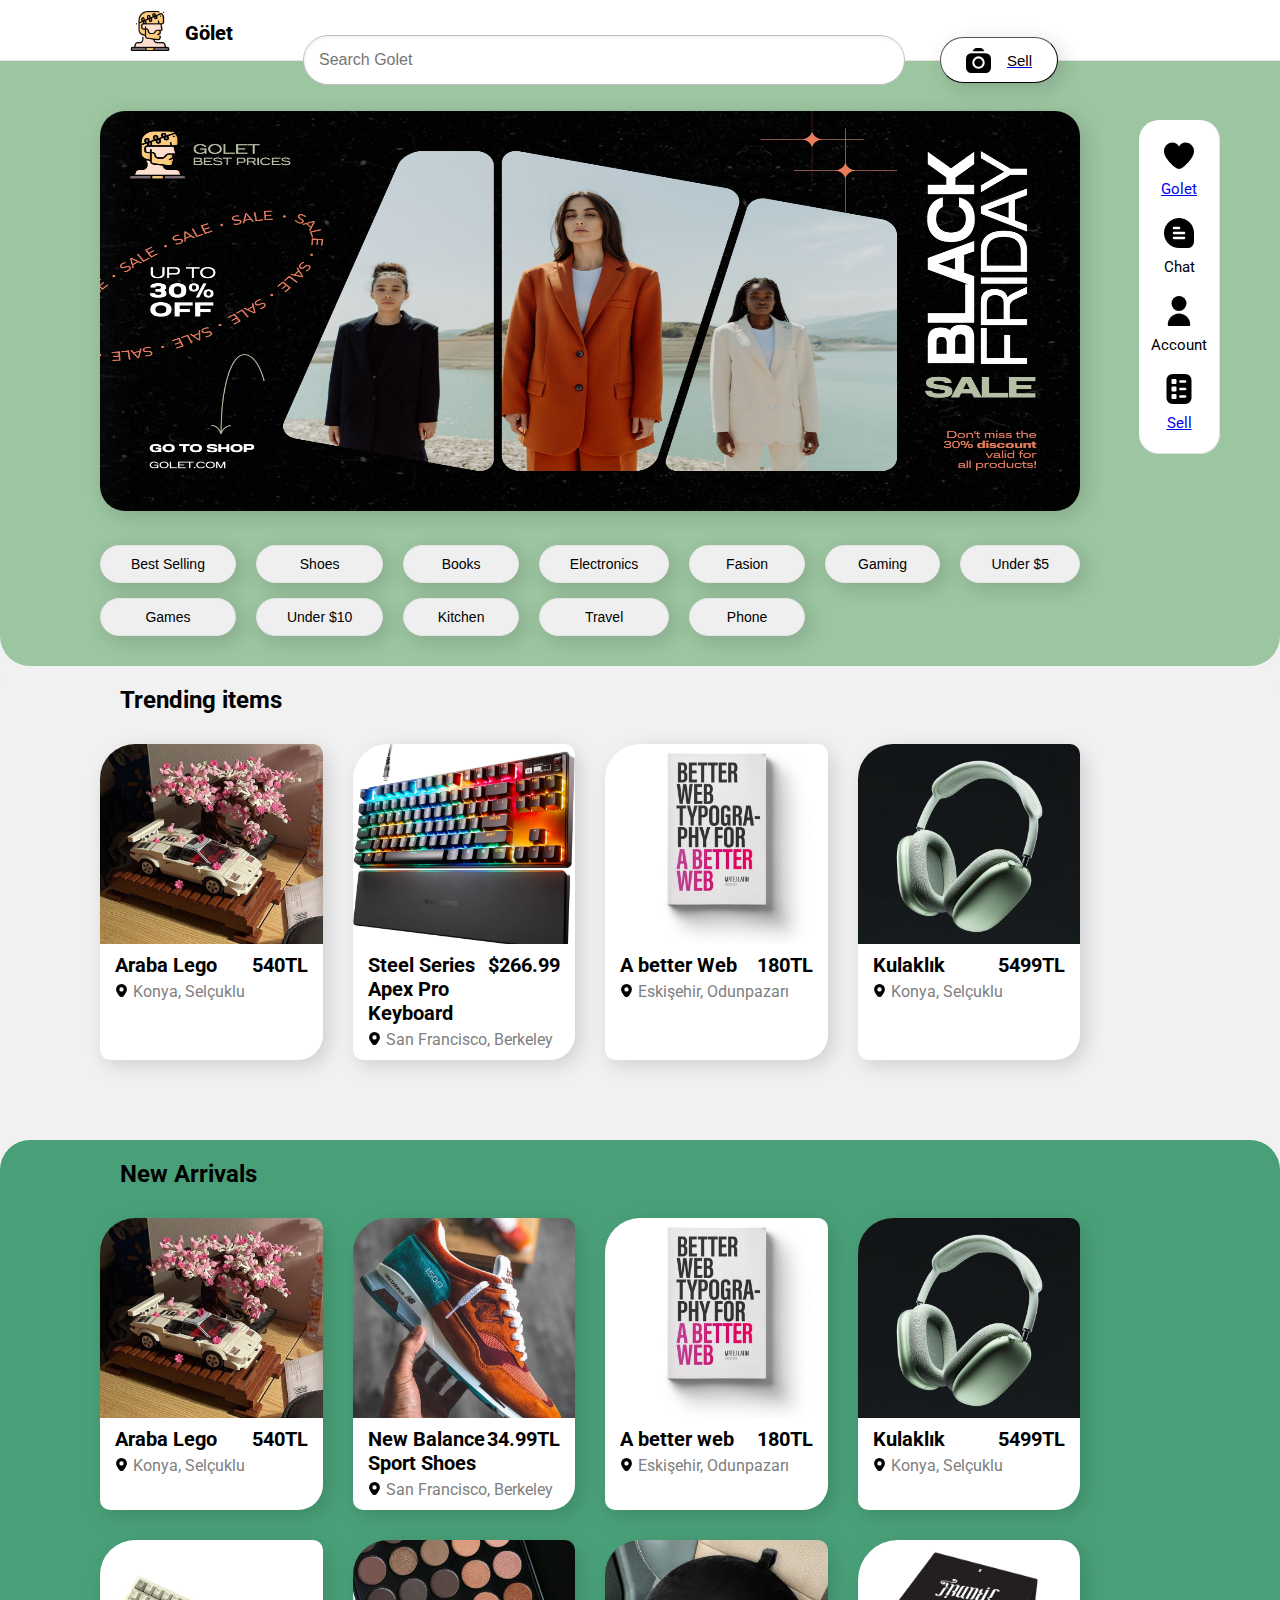
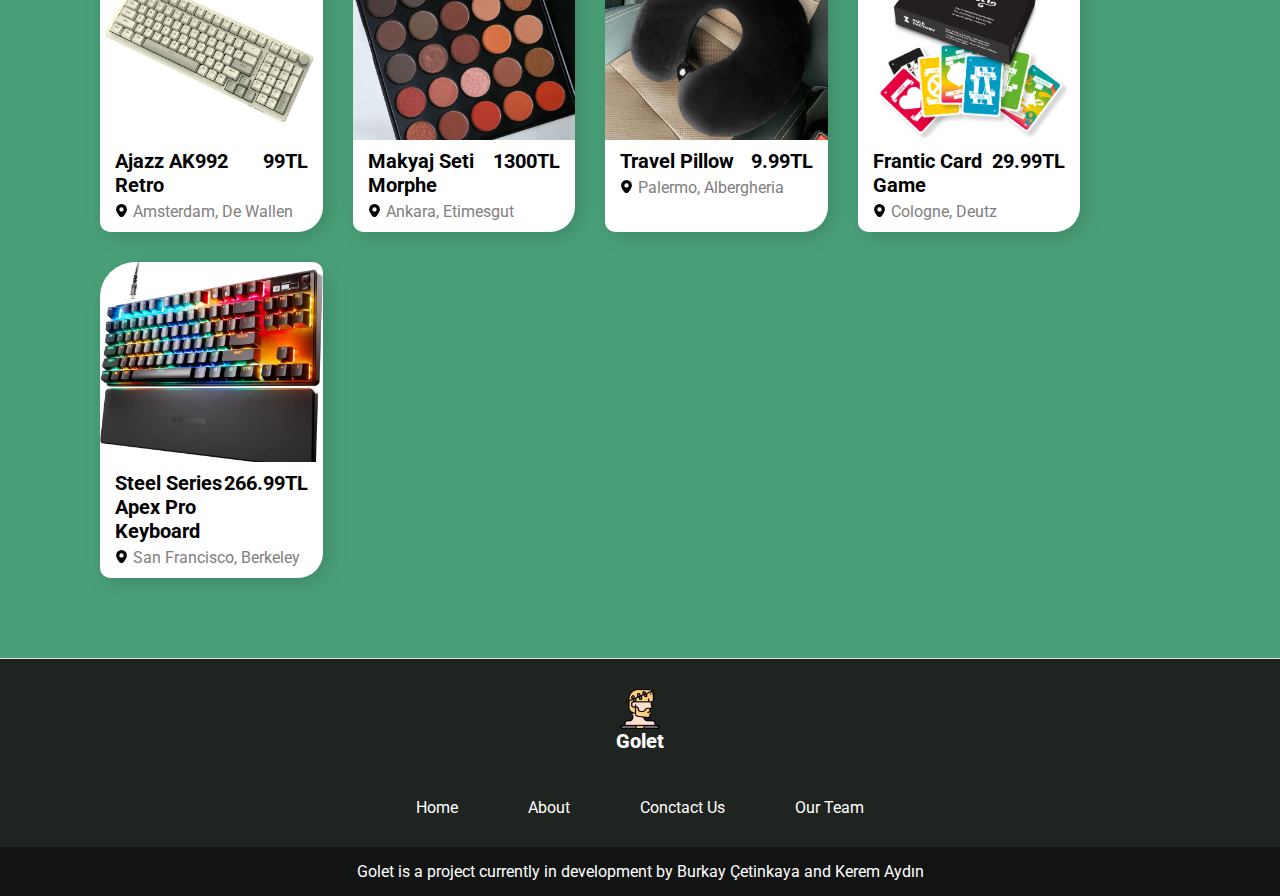
<file: index.html>
<!DOCTYPE html>
<html>
  <head>
    <title>Golet-Proje</title>
    <link rel="icon" href="visuals/icons/sculpture.png" type="image/x-icon"/>
    <link rel="stylesheet" href="styles/general.css">
    <link rel="stylesheet" href="styles/listings.css">
    <link rel="stylesheet" href="styles/header.css">
    <link rel="stylesheet" href="styles/sidebar.css">
    <link rel="stylesheet" href="styles/footer.css">

    <link rel="preconnect" href="https://fonts.googleapis.com">
    <link rel="preconnect" href="https://fonts.gstatic.com" crossorigin>
    <link href="https://fonts.googleapis.com/css2?family=Roboto:ital,wght@0,100;0,300;0,400;0,500;0,700;0,900;1,100;1,300;1,400;1,500;1,700;1,900&display=swap" rel="stylesheet">
  </head>
  <body>
    <header class="header">
      <div class="left-section">
        <div>
          <img class="golet-logo" src="visuals/icons/sculpture.png">
        </div>
        <a href="index.html" class="golet-text">Gölet</a>
      </div>
      <div class="middle-section">
        <input class="search-bar" type="text" placeholder="Search Golet">
      </div>
      <div class="right-section">
        <a href="deneme.html">
          <button class="sell-button">
            <img class="sell-icon" src="visuals/icons/camera.svg">
            <div class="sell-button-text">Sell</div>
          </button>
        </a>
      </div>
    </header>

    <nav class="sidebar">
      <a href="index.html">
        <div class="side-buttons">
          <img class="icon" src="visuals/icons/heart.svg">
          <div>Golet</div>
        </div>
      </a>
      <a href="chat.html" class="link-buttons">
        <div class="side-buttons">
          <img class="icon" src="visuals/icons/comment-black.svg">
          <div>Chat</div>
        </div>
      </a>
        
      <div class="side-buttons">
        <img class="icon" src="visuals/icons/user.svg">
        <div>Account</div>
      </div>
      <a href="enter-product.html">
        <div class="side-buttons">
          <img class="icon" src="visuals/icons/ballot.svg">
          <div>Sell</div>
        </div>
      </a>

    </nav>

    <main>
      <div class="main-campaign">
        <img class="main-campaign-image" src="visuals/backgrounds/campaign4.jpg">
      </div>
      <div class="categories">
        <button class="category-button">Best Selling</button>
        <button class="category-button">Shoes</button>
        <button class="category-button">Books</button>
        <button class="category-button">Electronics</button>
        <button class="category-button">Fasion</button>
        <button class="category-button">Gaming</button>
        <button class="category-button">Under $5</button>
        <button class="category-button">Games</button>
        <button class="category-button">Under $10</button>
        <button class="category-button">Kitchen</button>
        <button class="category-button">Travel</button>
        <button class="category-button">Phone</button>
      </div>
      <div class="listing-section1">
      <p class="listing-grid-title">Trending items</p>
      <div class="listing-grid">
        <div class="listing">
          <div>
            <img class="product-picture" src="visuals/product-pictures/product-picture1.jpg">
          </div>
          <div class="listing-text">
            <div class="listing-title-price">
              <div>
                <p class="listing-title">Araba Lego</p>
              </div>
              <div>
                <p class="listing-price">540TL</p>
              </div>
            </div>
            <div class="listing-location-container">
              <div>
                <img class="marker-icon" src="visuals/icons/marker.svg">
              </div>
              <div>
                <p class="listing-location">Konya, Selçuklu</p>
              </div>
            </div>
          </div>
        </div>

          <a href="deneme.html" class="listing">
            <div>
              <img class="product-picture" src="visuals/product-pictures/product-picture9.jpg">
            </div>
            <div class="listing-text">
              <div class="listing-title-price">
                <div>
                  <p class="listing-title">Steel Series Apex Pro Keyboard</p>
                </div>
                <div>
                  <p class="listing-price">$266.99</p>
                </div>
              </div>
              <div class="listing-location-container">
                <div>
                  <img class="marker-icon" src="visuals/icons/marker.svg">
                </div>
                <div>
                  <p class="listing-location">San Francisco, Berkeley</p>
                </div>
              </div>
            </div>
          </a>

          <div class="listing">
            <div>
              <img class="product-picture" src="visuals/product-pictures/product-picture3.jpg">
            </div>
            <div class="listing-text">
              <div class="listing-title-price">
                <div>
                  <p class="listing-title">A better Web</p>
                </div>
                <div>
                  <p class="listing-price">180TL</p>
                </div>
              </div>
              <div class="listing-location-container">
                <div>
                  <img class="marker-icon" src="visuals/icons/marker.svg">
                </div>
                <div>
                  <p class="listing-location">Eskişehir, Odunpazarı</p>
                </div>
              </div>
            </div>
          </div>

          <div class="listing">
            <div>
              <img class="product-picture" src="visuals/product-pictures/product-picture4.jpg">
            </div>
            <div class="listing-text">
              <div class="listing-title-price">
                <div>
                  <p class="listing-title">Kulaklık</p>
                </div>
                <div>
                  <p class="listing-price">5499TL</p>
                </div>
              </div>
              <div class="listing-location-container">
                <div>
                  <img class="marker-icon" src="visuals/icons/marker.svg">
                </div>
                <div>
                  <p class="listing-location">Konya, Selçuklu</p>
                </div>
              </div>
            </div>
          </div>
        </div>
      </div>

      <div class="listing-section2">
        <p class="listing-grid-title">New Arrivals</p>
        <div class="listing-grid js-listing-grid">
        </div>
      </div>
    </main>

    <footer>
      <div>
        <img class="golet-logo-footer" src="visuals/icons/sculpture.png">
        <div class="golet-text-footer">Golet</div>
      </div>
      <div class="footer-buttons">
        <div class="footer-button">Home</div>
        <div class="footer-button">About</div>
        <div class="footer-button">Conctact Us</div>
        <div class="footer-button">Our Team</div>
      </div>
      <div class="project-info">
        Golet is a project currently in development by Burkay Çetinkaya and Kerem Aydın
      </div>
    </footer>

    <script src="data/products.js"></script>
    <script src="scripts/golet.js"></script>
  </body>
</html>
</file>
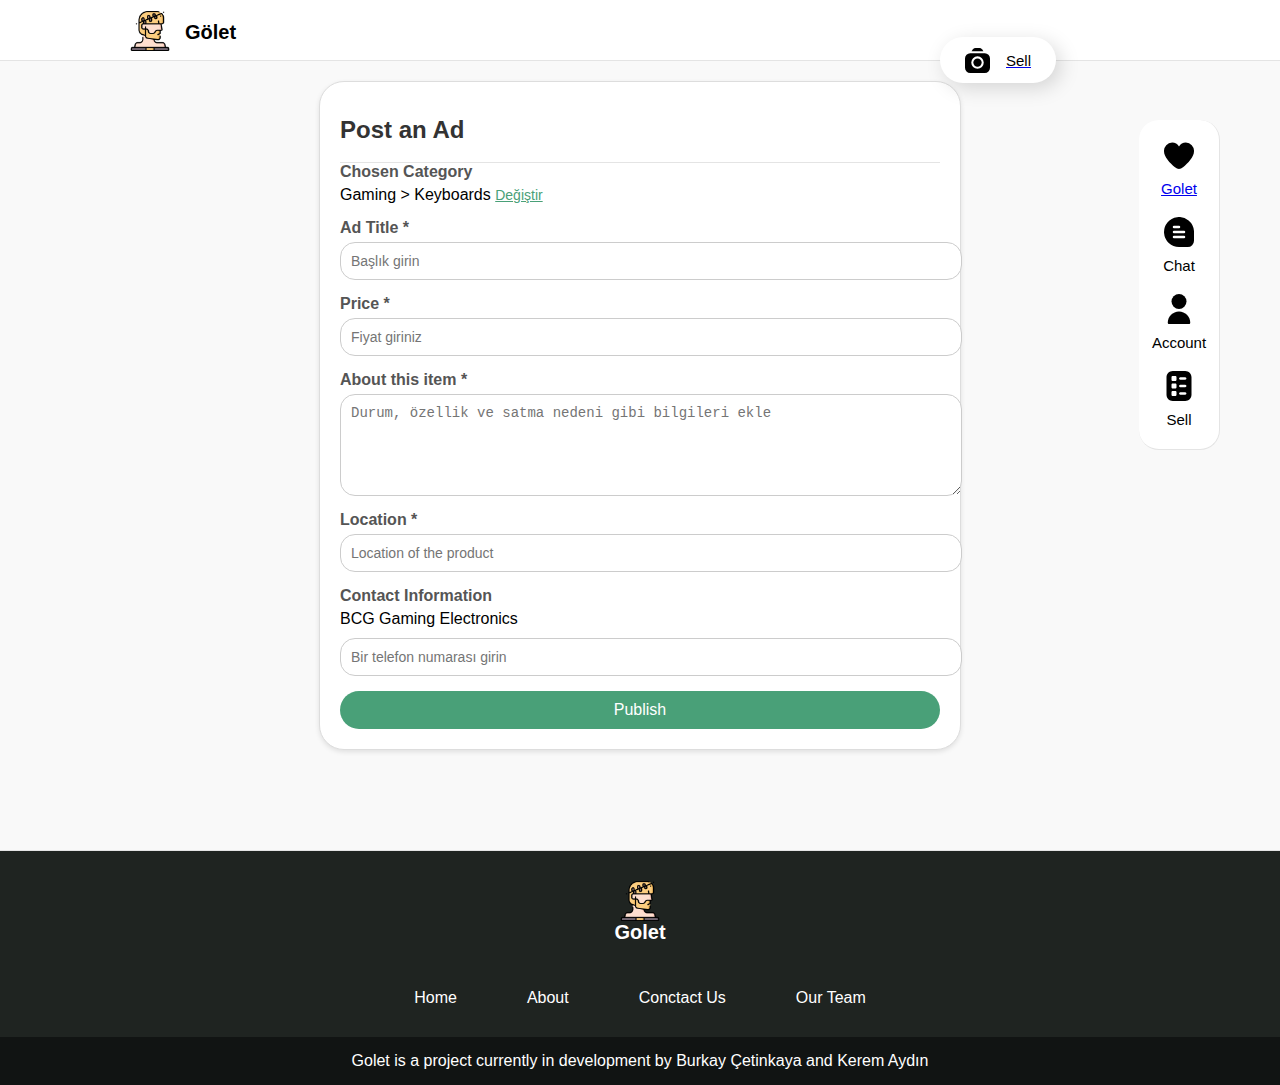
<file: enter-product.html>
<!DOCTYPE html>
<html lang="en">
<head>
    <meta charset="UTF-8">
    <meta name="viewport" content="width=device-width, initial-scale=1.0">
    <title>İlan Ver</title>
    <link rel="stylesheet" href="styles/enter-product.css">
    <link rel="stylesheet" href="styles/header.css">
    <link rel="stylesheet" href="styles/sidebar.css">
    <link rel="stylesheet" href="styles/footer.css">
</head>
<body>
  <header class="header">
    <div class="left-section">
      <div>
        <img class="golet-logo" src="visuals/icons/sculpture.png">
      </div>
      <a href="index.html" class="golet-text">Gölet</a>
    </div>
    <div class="middle-section">
    </div>
    <div class="right-section">
      <a href="deneme.html">
        <button class="sell-button">
          <img class="sell-icon" src="visuals/icons/camera.svg">
          <div class="sell-button-text">Sell</div>
        </button>
      </a>
    </div>
  </header>

  <nav class="sidebar">
    <a href="index.html">
      <div class="side-buttons">
        <img class="icon" src="visuals/icons/heart.svg">
        <div>Golet</div>
      </div>
    </a>
    
    <a href="chat.html" class="link-buttons">
      <div class="side-buttons">
        <img class="icon" src="visuals/icons/comment-black.svg">
        <div>Chat</div>
      </div>
    </a>
      
    <div class="side-buttons">
      <img class="icon" src="visuals/icons/user.svg">
      <div>Account</div>
    </div>

    <div class="side-buttons">
      <img class="icon" src="visuals/icons/ballot.svg">
      <div>Sell</div>
    </div>

  </nav>
    <div class="container">
        <header class="header">
            <h1>Post an Ad</h1>
        </header>
        <form class="form">
            <div class="form-group">
                <label for="category">Chosen Category</label>
                <div class="category-selector">
                    <span>Gaming > Keyboards</span>
                    <button class="change-btn">Değiştir</button>
                </div>
            </div>

            <div class="form-group">
                <label for="title">Ad Title *</label>
                <input type="text" id="title" placeholder="Başlık girin" maxlength="70">
            </div>

            <div class="form-group">
                <label for="price">Price *</label>
                <input type="text" id="price" placeholder="Fiyat giriniz" maxlength="10">
            </div>

            <div class="form-group">
                <label for="description">About this item *</label>
                <textarea id="description" placeholder="Durum, özellik ve satma nedeni gibi bilgileri ekle" maxlength="1450"></textarea>
            </div>

            <div class="form-group">
                <label for="location">Location *</label>
                <input type="text" id="title" placeholder="Location of the product" maxlength="300">
            </div>

            <div class="form-group">
                <label for="contact">Contact Information</label>
                <div class="contact-info">
                    <span>BCG Gaming Electronics</span>
                    <input type="text" id="phone" placeholder="Bir telefon numarası girin">
                </div>
            </div>

            <button class="submit-btn">Publish</button>
        </form>
    </div>

    <footer>
      <div>
        <img class="golet-logo-footer" src="visuals/icons/sculpture.png">
        <div class="golet-text-footer">Golet</div>
      </div>
      <div class="footer-buttons">
        <div class="footer-button">Home</div>
        <div class="footer-button">About</div>
        <div class="footer-button">Conctact Us</div>
        <div class="footer-button">Our Team</div>
      </div>
      <div class="project-info">
        Golet is a project currently in development by Burkay Çetinkaya and Kerem Aydın
      </div>
    </footer>
</body>
</html>
</file>
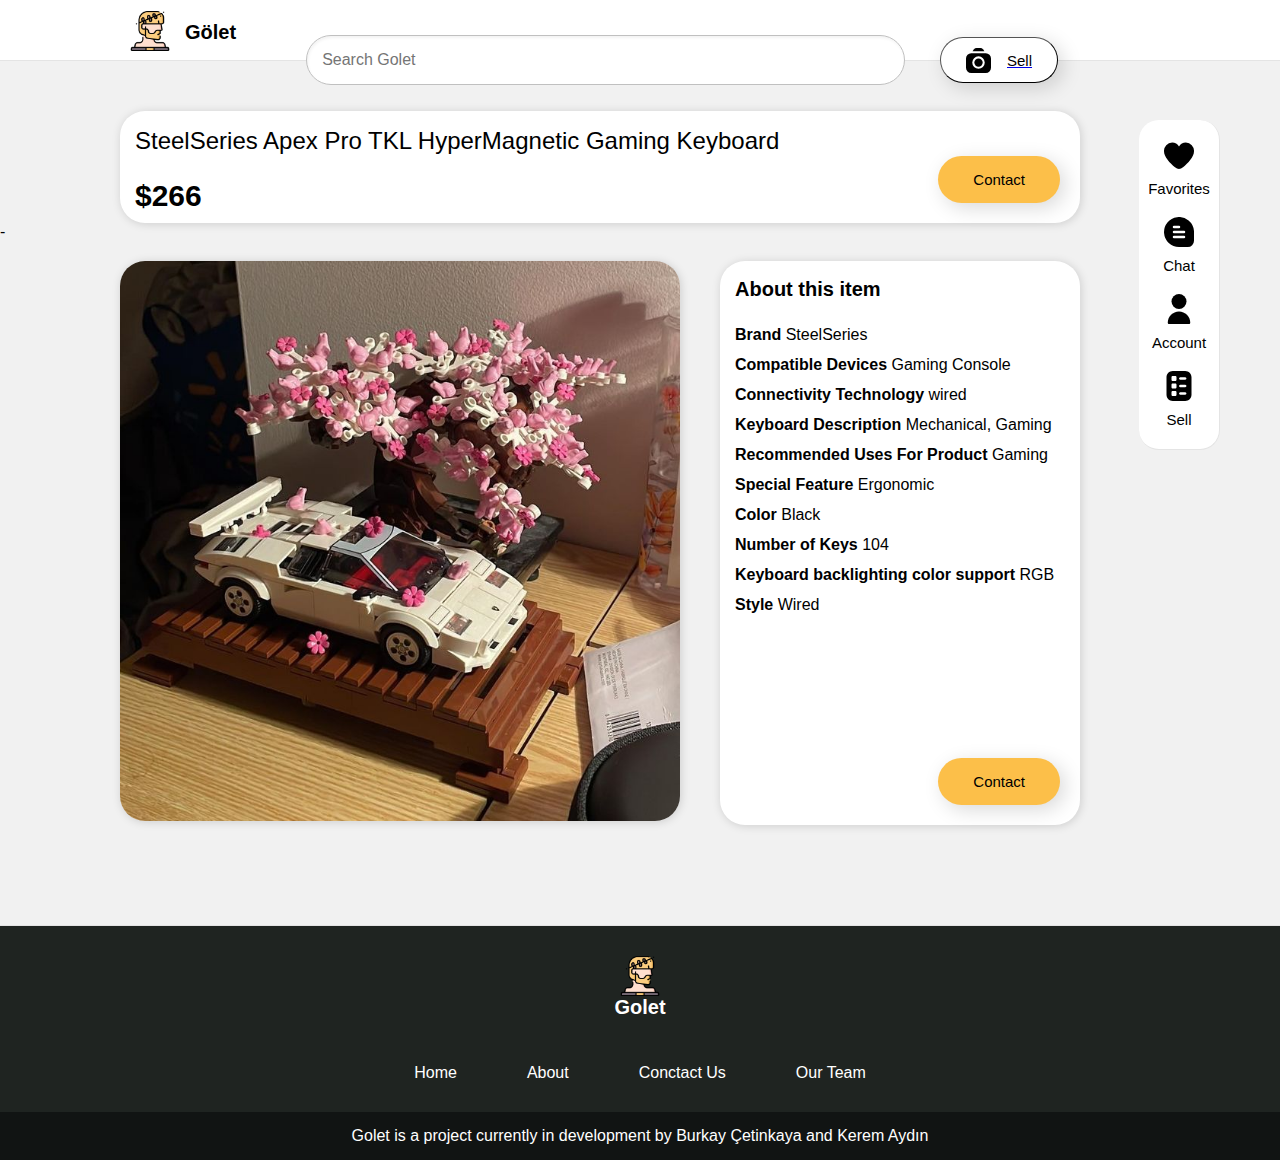
<file: product-page.html>
<!DOCTYPE html>
<html>
  <head>
    <title>product-page</title>

    <link rel="icon" href="visuals/icons/sculpture.png" type="image/x-icon"/>

    <link rel="stylesheet" href="styles/general.css">
    <link rel="stylesheet" href="styles/listings.css">
    <link rel="stylesheet" href="styles/header.css">
    <link rel="stylesheet" href="styles/sidebar.css">
    <link rel="stylesheet" href="styles/footer.css">
    <link rel="stylesheet" href="styles/product-page.css">

  </head>
  <body>
    <header class="header">
      <div class="left-section">
        <div>
          <img class="golet-logo" src="visuals/icons/sculpture.png">
        </div>
        <a href="index.html" class="golet-text">Gölet</a>
      </div>
      <div class="middle-section">
        <input class="search-bar" type="text" placeholder="Search Golet">
      </div>
      <div class="right-section">
        <a href="deneme.html">
          <button class="sell-button">
            <img class="sell-icon" src="visuals/icons/camera.svg">
            <div class="sell-button-text">Sell</div>
          </button>
        </a>
      </div>
    </header>

    <nav class="sidebar">
      <div class="side-buttons">
        <img class="icon" src="visuals/icons/heart.svg">
        <div>Favorites</div>
      </div>

      <a href="chat.html" class="link-buttons">
        <div class="side-buttons">
          <img class="icon" src="visuals/icons/comment-black.svg">
          <div>Chat</div>
        </div>
      </a>

      <div class="side-buttons">
        <img class="icon" src="visuals/icons/user.svg">
        <div>Account</div>
      </div>

      <div class="side-buttons">
        <img class="icon" src="visuals/icons/ballot.svg">
        <div>Sell</div>
      </div>

    </nav>
    
    <main>
      <div class="product-title-price">
        <div>
          <p class="product-title">SteelSeries Apex Pro TKL HyperMagnetic Gaming Keyboard</p>
        </div>
        <div class="product-price">
          $266
        </div>
        <button class="button-contact">Contact</button>
      </div>-

      <div class="product-image-about">
        <div>
          <img class="product-image" src="visuals/product-pictures/product-picture1.jpg">
        </div>
        <div class="about">
          <div class="about-title">About this item</div>
          <p><strong>Brand</strong>	SteelSeries<br>
            <strong>Compatible Devices</strong>	Gaming Console<br>
            <strong>Connectivity Technology</strong>	wired<br>
            <strong>Keyboard Description</strong>	Mechanical, Gaming<br>
            <strong>Recommended Uses For Product</strong>	Gaming<br>
            <strong>Special Feature</strong>	Ergonomic<br>
            <strong>Color</strong>	Black<br>
            <strong>Number of Keys</strong>	104<br>
            <strong>Keyboard backlighting color support</strong>	RGB<br>
            <strong>Style</strong>	Wired</p>
            <button class="button-contact">Contact</button>
        </div>
      </div>
    </main>
    <footer>
      <div>
        <img class="golet-logo-footer" src="visuals/icons/sculpture.png">
        <div class="golet-text-footer">Golet</div>
      </div>
      <div class="footer-buttons">
        <div class="footer-button">Home</div>
        <div class="footer-button">About</div>
        <div class="footer-button">Conctact Us</div>
        <div class="footer-button">Our Team</div>
      </div>
      <div class="project-info">
        Golet is a project currently in development by Burkay Çetinkaya and Kerem Aydın
      </div>
    </footer>
  </body>
</html>
</file>
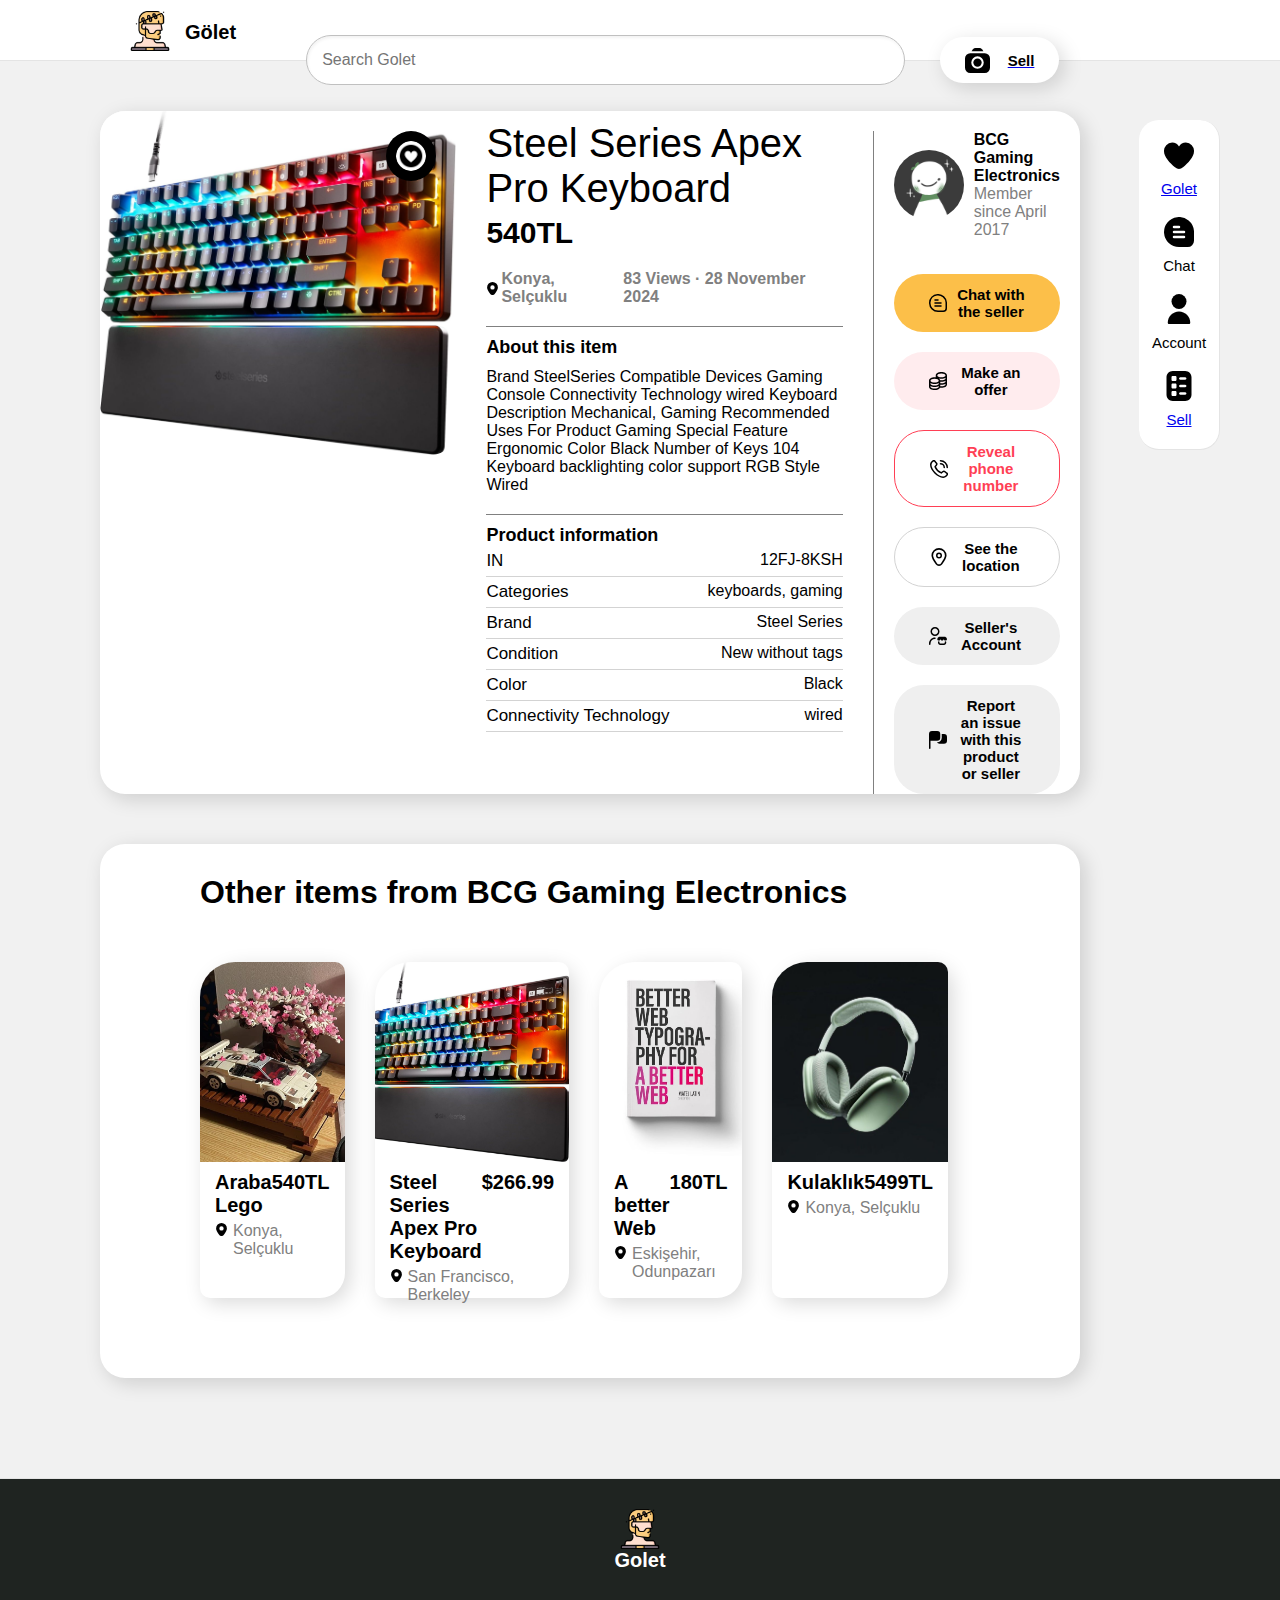
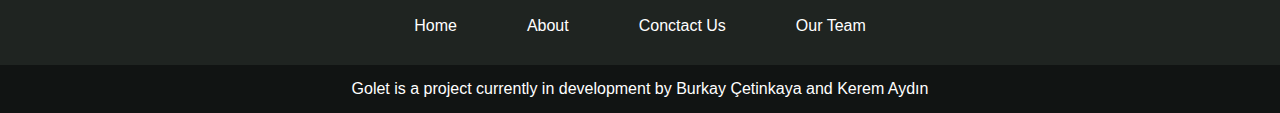
<file: product.html>
<!DOCTYPE html>
<html>
  <head>
    <title>product-page</title>

    <link rel="icon" href="visuals/icons/sculpture.png" type="image/x-icon"/>

    <link rel="stylesheet" href="styles/general.css">
    <link rel="stylesheet" href="styles/header.css">
    <link rel="stylesheet" href="styles/listings.css">
    <link rel="stylesheet" href="styles/sidebar.css">
    <link rel="stylesheet" href="styles/footer.css">
    <link rel="stylesheet" href="styles/product.css">


  </head>
  <body>
    <header class="header">
      <div class="left-section">
        <div>
          <img class="golet-logo" src="visuals/icons/sculpture.png">
        </div>
        <a href="index.html" class="golet-text">Gölet</a>
      </div>
      <div class="middle-section">
        <input class="search-bar" type="text" placeholder="Search Golet">
      </div>
      <div class="right-section">
        <a href="deneme.html">
          <button class="sell-button">
            <img class="sell-icon" src="visuals/icons/camera.svg">
            <div class="sell-button-text">Sell</div>
          </button>
        </a>
      </div>
    </header>

    <nav class="sidebar">
      <a href="index.html">
        <div class="side-buttons">
          <img class="icon" src="visuals/icons/heart.svg">
          <div>Golet</div>
        </div>
      </a>

      <a href="chat.html" class="link-buttons">
        <div class="side-buttons">
          <img class="icon" src="visuals/icons/comment-black.svg">
          <div>Chat</div>
        </div>
      </a>

      <div class="side-buttons">
        <img class="icon" src="visuals/icons/user.svg">
        <div>Account</div>
      </div>

      <a href="enter-product.html">
        <div class="side-buttons">
          <img class="icon" src="visuals/icons/ballot.svg">
          <div>Sell</div>
        </div>
      </a>
    </nav>

    <main>
      <div class="product-page-panels js-product-page-panels">
        <div class="product-page-picture-container">
          <img class="product-page-picture" src="visuals/product-pictures/product-picture9.jpg">
          <img class="button-favorite" src="visuals/icons/circle-heart.png"></button>
        </div>
        <div class="product-page-info-text">
          <div class="product-page-product-title">
            Steel Series Apex Pro Keyboard
          </div>
          <div class="product-page-info-price">
            540TL
          </div>
          <div class="product-page-location-time-stamp">
            <div class="product-page-location-container">
              <img class="marker-icon" src="visuals/icons/marker.svg"> </img>
              <div class="product-page-location">
                Konya, Selçuklu
              </div>
            </div>
            <div class="product-time-stamp">
              83 Views &#183; 28 November 2024
            </div>
          </div>
          <div class="product-about-container">
            <div class="product-about-title">
              About this item
            </div>
            <div class="product-about-text">
              Brand SteelSeries
              Compatible Devices Gaming Console
              Connectivity Technology wired
              Keyboard Description Mechanical, Gaming
              Recommended Uses For Product Gaming
              Special Feature Ergonomic
              Color Black
              Number of Keys 104
              Keyboard backlighting color support RGB
              Style Wired
            </div>
          </div>
          <div class="product-features-container">
            <div class="product-features-title">
              Product information
            </div>
            <div class="product-features">
              <div class="product-feature-title">IN</div>
              <div class="product-feature-text">12FJ-8KSH</div>
            </div>
            <div class="product-features">
              <div class="product-feature-title">Categories</div>
              <div class="product-feature-text">keyboards, gaming</div>
            </div>
            <div class="product-features">
              <div class="product-feature-title">Brand</div>
              <div class="product-feature-text">Steel Series</div>
            </div>
            <div class="product-features">
              <div class="product-feature-title">Condition</div>
              <div class="product-feature-text">New without tags</div>
            </div>
            <div class="product-features">
              <div class="product-feature-title">Color</div>
              <div class="product-feature-text">Black</div>
            </div>
            <div class="product-features">
              <div class="product-feature-title">Connectivity Technology</div>
              <div class="product-feature-text">wired</div>
            </div>
          </div>
        </div>
        <div class="product-page-info-card">
          <div class="seller-info">
            <img class="seller-profile-picture" src="visuals/profile-pictures/profile-picture1.jpg">
          </img>
            <div class="seller-info-text">
              <div class="seller-name">
                  BCG Gaming Electronics
              </div>
              <div class="seller-account-date">
                Member since April 2017
              </div>
            </div>
          </div>
          <div class="chat-offer-buttons">
            <button class="button-chat">
              <img class="comment-icon" src="visuals/icons/comment.svg">
              Chat with the seller
            </button>
            <button class="button-offer">
              <img class="coins-icon" src="visuals/icons/coins.svg">Make an offer
            </button>
            <button class="button-phone">
              <img class="coins-icon" src="visuals/icons/phone-call.svg">Reveal phone number
            </button>
            <button class="button-map">
              <img class="coins-icon" src="visuals/icons/marker-white.svg">See the location
            </button>
            <button class="button-seller-account">
              <img class="coins-icon" src="visuals/icons/seller.svg">
              Seller's Account
            </button>
            <button class="button-complain">
              <img class="coins-icon" src="visuals/icons/flag.svg">Report an issue with this product or seller
            </button>
          </div>
        </div>
      </div>

      <div class="product-page-similar-container">
        <h1 class="product-page-similar-title">Other items from BCG Gaming Electronics</h1>
        <div class="listing-grid">
        <a href="product.html?id=1" class="listing">
          <div>
            <img class="product-picture" src="visuals/product-pictures/product-picture1.jpg">
          </div>
          <div class="listing-text">
            <div class="listing-title-price">
              <div>
                <p class="listing-title">Araba Lego</p>
              </div>
              <div>
                <p class="listing-price">540TL</p>
              </div>
            </div>
            <div class="listing-location-container">
              <div>
                <img class="marker-icon" src="visuals/icons/marker.svg">
              </div>
              <div>
                <p class="listing-location">Konya, Selçuklu</p>
              </div>
            </div>
          </div>
        </a>

          <a href="product.html?id=9" class="listing">
            <div>
              <img class="product-picture" src="visuals/product-pictures/product-picture9.jpg">
            </div>
            <div class="listing-text">
              <div class="listing-title-price">
                <div>
                  <p class="listing-title">Steel Series Apex Pro Keyboard</p>
                </div>
                <div>
                  <p class="listing-price">$266.99</p>
                </div>
              </div>
              <div class="listing-location-container">
                <div>
                  <img class="marker-icon" src="visuals/icons/marker.svg">
                </div>
                <div>
                  <p class="listing-location">San Francisco, Berkeley</p>
                </div>
              </div>
            </div>
          </a>

          <a href="product.html?id=3" class="listing">
            <div>
              <img class="product-picture" src="visuals/product-pictures/product-picture3.jpg">
            </div>
            <div class="listing-text">
              <div class="listing-title-price">
                <div>
                  <p class="listing-title">A better Web</p>
                </div>
                <div>
                  <p class="listing-price">180TL</p>
                </div>
              </div>
              <div class="listing-location-container">
                <div>
                  <img class="marker-icon" src="visuals/icons/marker.svg">
                </div>
                <div>
                  <p class="listing-location">Eskişehir, Odunpazarı</p>
                </div>
              </div>
            </div>
          </a>

          <a href="product.html?id=4" class="listing">
            <div>
              <img class="product-picture" src="visuals/product-pictures/product-picture4.jpg">
            </div>
            <div class="listing-text">
              <div class="listing-title-price">
                <div>
                  <p class="listing-title">Kulaklık</p>
                </div>
                <div>
                  <p class="listing-price">5499TL</p>
                </div>
              </div>
              <div class="listing-location-container">
                <div>
                  <img class="marker-icon" src="visuals/icons/marker.svg">
                </div>
                <div>
                  <p class="listing-location">Konya, Selçuklu</p>
                </div>
              </div>
            </div>
          </a>
        </div>
      </div>
    </main>

    <footer>
      <div>
        <img class="golet-logo-footer" src="visuals/icons/sculpture.png">
        <div class="golet-text-footer">Golet</div>
      </div>
      <div class="footer-buttons">
        <div class="footer-button">Home</div>
        <div class="footer-button">About</div>
        <div class="footer-button">Conctact Us</div>
        <div class="footer-button">Our Team</div>
      </div>
      <div class="project-info">
        Golet is a project currently in development by Burkay Çetinkaya and Kerem Aydın
      </div>
    </footer>
    <script src="data/products.js"></script>
    <script src="scripts/product-page.js"></script>
  </body>
</html>
</file>
<file: styles/general.css>
body {
  margin-left: 0px;
  margin-right: 0px;
  /*margin-top: 60px;*/
  margin-top: 0px;
  margin-bottom: 0px;
  font-family: Roboto, Arial;
  background-color: rgb(241, 241, 241);
}

.main-campaign {
  padding-top: 50px;
  background-color: #9CC5A1;
  padding-left: 100px;
  padding-right: 200px;
}

.main-campaign-image {
  border-radius: 25px;
  margin-bottom: 30px;
  width: 100%;
  max-height: 400px;
  object-position: center;
  box-shadow: 5px 5px 20px 0 rgba(0, 0, 0, 0.15);
  transition: opacity 0.15s;
  cursor: pointer;
}

.main-campaign-image:hover {
  opacity: 0.8;
}

.categories {
  display: grid;
  grid-template-columns: 1fr 1fr 1fr 1fr 1fr 1fr 1fr 1fr 1fr 1fr 1fr 1fr 1fr;
  row-gap: 15px;
  column-gap: 20px;
  flex-direction: row;
  justify-content: start;
  align-items: center;
  padding-left: 100px;
  padding-right: 200px;
  padding-bottom: 30px;
  border-bottom-left-radius: 30px;
  border-bottom-right-radius: 30px;
  /*background-color: rgb(209, 209, 209);*/
  background-color: #9CC5A1;
}

@media (max-width: 1000px) {
  .categories {
    grid-template-columns: 1fr 1fr 1fr 1fr;
  }
}

@media (min-width: 1001px) and (max-width: 1099px) {
  .categories {
    grid-template-columns: 1fr 1fr 1fr 1fr 1fr;
  }
}

@media (min-width: 1100px) and (max-width: 1199px) {
  .categories {
    grid-template-columns: 1fr 1fr 1fr 1fr 1fr 1fr;
  }
}

@media (min-width: 1200px) and (max-width: 1299px) {
  .categories {
    grid-template-columns: 1fr 1fr 1fr 1fr 1fr 1fr 1fr;
  }
}

@media (min-width: 1300px) and (max-width: 1399px) {
  .categories {
    grid-template-columns: 1fr 1fr 1fr 1fr 1fr 1fr 1fr 1fr;
  }
}

@media (min-width: 1400px) and (max-width: 1499px) {
  .categories {
    grid-template-columns: 1fr 1fr 1fr 1fr 1fr 1fr 1fr 1fr 1fr;
  }
}

@media (min-width: 1500px) and (max-width: 1599px) {
  .categories {
    grid-template-columns: 1fr 1fr 1fr 1fr 1fr 1fr 1fr 1fr 1fr 1fr;
  }
}

@media (min-width: 1600px) and (max-width: 1699px) {
  .categories {
    grid-template-columns: 1fr 1fr 1fr 1fr 1fr 1fr 1fr 1fr 1fr 1fr 1fr;
  }
}

@media (min-width: 1700px) and (max-width: 1799px) {
  .categories {
    grid-template-columns: 1fr 1fr 1fr 1fr 1fr 1fr 1fr 1fr 1fr 1fr 1fr 1fr;
  }
}

@media (min-width: 1800px) and (max-width: 1899px) {
  .categories {
    grid-template-columns: 1fr 1fr 1fr 1fr 1fr 1fr 1fr 1fr 1fr 1fr 1fr 1fr 1fr;
  }
}

.category-button {
  text-wrap: nowrap;
  font-size: 14px;
  border-width: 1px;
  border-radius: 20px;
  padding: 10px 30px;
  border-style: solid;
  border-color: rgb(228, 228, 228);
  box-shadow: 5px 5px 20px 0 rgba(0, 0, 0, 0.15);
  cursor: pointer;
  transition: opacity 0.15s;
  transition: transform 0.15S;
}

.category-button:hover {
  font-weight: bold;
  transform: scale(1.02);
}
</file>
<file: styles/listings.css>
.listing-section1 .listing-grid,
.listing-section1 .listing-grid-title {
  background-color: rgb(241, 241, 241);
}

.listing-section2 .listing-grid,
.listing-section2 .listing-grid-title{
  background-color: #49A078;
}

.listing-grid-title {
  padding-top: 20px;
  padding-left: 120px;
  padding-right: 200px;
  margin-top: 0px;
  margin-bottom: 0px;
  font-size: 24px;
  font-weight: bold;
  color: black;
  border-top-left-radius: 30px;
  border-top-right-radius: 30px;
}

.listing-grid {
  padding-top: 30px;
  padding-bottom: 80px;
  padding-left: 100px;
  padding-right: 200px;
  display: grid;
  grid-template-columns: 1fr 1fr 1fr;
  column-gap: 30px;
  row-gap: 30px;
}

@media (max-width: 1000px) {
  .listing-grid {
    grid-template-columns: 1fr 1fr;
  }
}

@media (min-width: 1001px) and (max-width: 1199px) {
  .listing-grid {
    grid-template-columns: 1fr 1fr 1fr;
  }
}

@media (min-width: 1200px) {
  .listing-grid {
    grid-template-columns: 1fr 1fr 1fr 1fr;
  }
}

.listing {
  border-top-left-radius: 40px;
  border-top-right-radius: 20px;
  border-bottom-left-radius: 10px;
  border-bottom-right-radius: 25px;
  background-color: white;
  border-width: 1px;
  box-shadow: 5px 5px 20px 0 rgba(0, 0, 0, 0.15);
  cursor: pointer;
  transition: transform 0.15s;
}

.listing:hover {
  opacity: 0.8;
  transform: scale(1.02);
}

.listing:link, .listing:visited {
  color: black;
  text-decoration: none;
}

.product-picture {
  border-top-left-radius: 35px;
  border-top-right-radius: 10px;
  width: 100%;
  height: 200px;
  object-fit: cover;
}

.listing-text {
  display:grid;
  grid-template-rows: 1fr 30px;


}
.listing-title-price {
  color: black;
  font-size: 20px;
  font-weight: bold;
  padding-right: 15px;
  padding-left: 15px;
  padding-top: 5px;
  padding-bottom: 5px;
  display: grid;
  grid-template-columns: 5fr 2fr;
}

.listing-title,
.listing-price,
.listing-location {
  margin: 0;
}

.listing-price {
  text-align: end;
}

/*Konum ikonu ile konum yazısı aynı eksene alınacak.*/
.listing-location-container {
  margin-bottom: 0px;
  color: gray;
  display: grid;
  grid-template-columns: 15px 1fr;
  padding-right: 15px;
  padding-left: 15px;
  column-gap: 3px;
}

.marker-icon {
  height: 13px;
}
</file>
<file: styles/header.css>
.header {
  height: 60px;
  display: flex;
  flex-direction: row;
  justify-content: space-between;
  align-items: center;
  
  
  /*position:fixed;*/
  top: 0;
  left: 0;
  right: 0;
  z-index: 100;

  background-color: white;
  border-bottom-width: 1px;
  border-bottom-style: solid;
  border-bottom-color: rgb(228, 228, 228);
}

.left-section {
  margin-top: 5px;
  margin-left: 130px;
  display: flex;
  align-items: center;
}

.golet-logo:hover,
.golet-text:hover {
  opacity: 0.8;
}

.golet-logo {
  height: 40px;
  cursor:pointer;
}

.golet-text {
  margin-left: 15px;
  font-weight: 800;
  font-size: 20px;
  cursor:pointer;
}

.golet-text:link, .golet-text:visited {
  color: black;
  text-decoration: none;
}

.middle-section {
  flex: 1;
  margin-left: 70px;
  margin-right: 35px;
  max-width: 800px;
  display: flex;
  align-items: center;
}

.search-bar{
  margin-top: 60px;
  flex: 1;
  height: 46px;
  padding-left: 15px;
  font-size: 16px;
  border: 1px solid rgb(192, 192, 192);
  border-radius: 26px; 
  box-shadow: inset 1px 2px 3px rgba(0, 0, 0, 0.05);
  width: 0;
}

.right-section {
  width: 200px;
  margin-right: 140px;
  display: flex;
  align-items: center;
  justify-content: space-between;
  flex-shrink: 0;
}

.sell-button {
  margin-top: 60px;
  height: 46px;
  color: rgb(0, 0, 0);
  display: grid;
  grid-template-columns: 1fr 1fr;
  align-items: center;
  justify-content: center;
  border-radius: 30px;
  border-width: 1px;
  /*background-color: #9CC5A1;*/
  background-color: white;
  padding-top: 5px;
  padding-bottom: 5px;
  padding-left: 25px;
  padding-right: 25px;
  box-shadow: 5px 5px 20px 0 rgba(0, 0, 0, 0.15);
  cursor: pointer;
  transition: opacity 0.15s;
  transition: font-size 0.15s;
  transition: padding 0.15s;
}

.sell-button:hover{
  padding-top: 7px;
  padding-bottom: 7px;
  padding-left: 27px;
  padding-right: 27px;
  transition: padding 0.15s;
}

.sell-button:hover .sell-button-text,
.sell-button:hover .sell-icon {
  font-weight: bold;
  opacity: 0.8;
  transition: opacity 0.15s;
  transition: font-size 0.15s;
}

.sell-button:hover .sell-button-text {
  margin-top: auto;
  margin-bottom: auto;
}

.sell-icon {
  height: 25px;
}

.sell-button-text {
  margin-left: 8px;
  font-size: 15px;
}
</file>
<file: styles/sidebar.css>
.sidebar {
  padding-top: 20px;
  padding-bottom: 1px;
  position: fixed;
  right: 60px;
  top: 120px;
  width: 80px;
  background: white;
  border-radius: 20px;
  border-bottom-width: 1px;
  border-right-width: 1px;
  border-bottom-style: solid;
  border-bottom-color: rgb(228, 228, 228);
  border-right-style: solid;
  border-right-color: rgb(228, 228, 228);
  z-index: 200;
}

.icon{
  height: 30px;
  margin-bottom: 10px;
}

.side-buttons {
  text-decoration: none;
  margin-bottom: 20px;
  display: flex;
  flex-direction: column;
  justify-content: center;
  align-items: center;
  cursor: pointer;
  font-size: 15px;
  transition: opacity 0.15s;
  transition: font-size 0.15s;
  transition: margin-bottom 0.15s;
}

.link-buttons:link, .link-buttons:visited {
  color: black;
  text-decoration: none;
}

.side-buttons:hover {
  opacity: 0.8;
  font-size: 16px;
  margin-bottom: 29px;
}
</file>
<file: styles/footer.css>
footer {
  bottom: 0px;
  padding-top: 30px;
  background-color: #1F2421;
  color: white;
  border-top-width: 1px;
  border-top-color: rgb(228, 228, 228);
  border-top-style: solid;
}

.golet-logo-footer {
  height: 40px;
  cursor:pointer;
  display: block;
  margin-left: auto;
  margin-right: auto;
}

.golet-text-footer {
  font-weight: 800;
  font-size: 20px;
  text-align: center;;
  cursor:pointer;
}

.footer-buttons {
  margin-top: 45px;
  column-gap: 70px;
  padding-left: 100px;
  padding-right: 100px;
  display: flex;
  justify-content: center;
  align-items: center;
  flex-direction: row;
  cursor: pointer;
}

.footer-button:hover {
  opacity: 0.8;
  text-decoration-line: underline;
}

.project-info {
  margin-top: 30px;
  padding-bottom: 15px; 
  padding-top: 15px;
  background-color: #111413;
  text-align: center;
}
</file>
<file: styles/enter-product.css>
body {
  font-family: Arial, sans-serif;
  margin: 0;
  padding: 0;
  background-color: #f9f9f9;
}

.container {
  max-width: 600px;
  margin: 20px auto;
  background: #fff;
  border: 1px solid #ddd;
  border-radius: 25px;
  box-shadow: 0 2px 5px rgba(0, 0, 0, 0.1);
  padding: 20px;
  margin-bottom: 100px;
}

.header h1 {
  font-size: 24px;
  margin-bottom: 20px;
  text-align: center;
  color: #333;
}

.form {
  display: flex;
  flex-direction: column;
  gap: 15px;
}

.form-group {
  display: flex;
  flex-direction: column;
}

label {
  font-weight: bold;
  margin-bottom: 5px;
  color: #555;
}

input[type="text"],
textarea {
  padding: 10px;
  border: 1px solid #ccc;
  border-radius: 15px;
  font-size: 14px;
  width: 100%;
}

textarea {
  resize: vertical;
  min-height: 80px;
}

button {
  background-color: #49A078;
  color: white;
  border: none;
  border-radius: 25px;
  padding: 10px;
  font-size: 14px;
  cursor: pointer;
}

button:hover {
  background-color: #49A078;
}

.change-btn,
.location-btn {
  background: none;
  color: #49A078;
  padding: 0;
  border: none;
  cursor: pointer;
  text-decoration: underline;
}

.change-btn:hover,
.location-btn:hover {
  color: #49A078;
}

.contact-info {
  display: flex;
  flex-direction: column;
  gap: 10px;
}

.submit-btn {
  align-self: center;
  width: 100%;
  font-size: 16px;
}

.seller-profile-picture {
  width: 100%;
  border-radius: 35px;
}

.product-page-info-card {
  margin-top: 20px;
  padding-right: 20px;
  padding-left: 20px;

  border-top-right-radius: 25px;
  border-bottom-right-radius: 25px;

  border-width: 0px;
  border-left-width: 1px;
  border-style: solid;
  border-color: gray;
}
</file>
<file: styles/product-page.css>
main {
  margin-bottom: 100px;
}

.product-title-price {
  margin-top: 50px;
  margin-left: 120px;
  margin-right: 200px;
  margin-bottom: 0px;
  border-radius: 25px;
  padding-top: 1px;
  padding-left: 15px;
  padding-bottom: 10px;
  box-shadow: 1px 1px 10px 0 rgba(0, 0, 0, 0.15);
  background-color: white;
  font-size: 24px;
  font-weight: 500;
  color: black;
  position: relative;
}

.product-title {
  margin-top: 15px;
}

.product-price {
  font-size: 30px;
  font-weight: bold;
}

.product-image {
  /*: 5px;*/
  margin-left: 120px;
  margin-top: 20px;
  margin-right: 200px;
  height: 100%;
  border-radius: 25px;
  margin-bottom: 0px;
  max-height: 560px;
  object-position: center;
  box-shadow: 1px 1px 10px 0 rgba(0, 0, 0, 0.15);
}

.product-image-about {
  display: grid;
  grid-template-columns: 700px 1fr;
  column-gap: 20px;
}

@media (max-width:1200px) {
  .product-image-about{
    grid-template-columns: 1fr;
  }
}

@media (max-width:1200px) {
  .about{
    margin-left: 120px;
  }
}

@media (min-width:1201px){
  .product-image-about {
    grid-template-columns: 700px 1fr;
  }
}

.about {
  position: relative;
  box-shadow: 1px 1px 10px 0 rgba(0, 0, 0, 0.15);
  background-color: white;
  margin-right: 200px;
  padding-left: 15px;
  border-radius: 25px;
  margin-top: 20px;
  line-height: 30px;
}

.about-title {
  margin-top: 13px;
  font-size: 20px;
  font-weight: bold;
  border-width: 0px;
  border-style: solid;
}

.button-contact {
  position: absolute;
  bottom: 20px;
  right: 20px;
  
  color: rgb(0, 0, 0);
  align-items: center;
  justify-content: center;
  border-radius: 30px;
  border: none;
  font-size: 15px;
  background-color: #fcbf49;
  padding-top: 15px;
  padding-bottom: 15px;
  padding-left: 35px;
  padding-right: 35px;
  box-shadow: 5px 5px 20px 0 rgba(0, 0, 0, 0.15);
  cursor: pointer;
  transition: opacity 0.15s;
  transition: font-weight 0.15s;
  transition-property: transform 10s;
}

.button-contact:hover {
  font-weight: bold;
  opacity: 0.8;
  transform: scale(1.02);
}
</file>
<file: styles/product.css>
main {
 margin-top: 50px; 
 margin-bottom: 100px;
}

.product-page-panels {
  border-radius: 25px;

  box-shadow: 5px 5px 20px 0 rgba(0, 0, 0, 0.15);
  background-color: white;
  display: grid;
  grid-template-columns: 2fr 2fr 1fr;
  margin-left: 100px;
  margin-right: 200px;
  column-gap: 30px;
}

.product-page-picture-container{
  position: relative;
}

.product-page-picture {
  border-top-left-radius: 25px;
  border-bottom-left-radius: 25px;
  border-bottom-right-radius: 25px;
  object-fit: cover;
  width: 100%;
}

.button-favorite {
  position: absolute;
  right: 20px;
  top: 20px;
  height: 30px;

  cursor: pointer;
  padding: 10px;
  background: rgba(0, 0, 0);
  border-radius: 30px;
}

.product-page-info-text {
  margin-top: 10px;
}

.product-page-product-title {
  font-size: 40px;
}

.product-page-info-price {
  margin-top: 5px;
  font-size: 30px;
  font-weight: bold;
}

.product-page-location-time-stamp {
  border: 0px;
  border-bottom: 1px;
  border-style: solid;

  margin-top: 20px;
  padding-bottom: 20px;

  font-weight: bold;
  color:gray;

  display: flex;
  flex-direction: row;
  justify-content: space-between;
}

.product-page-location-container {
  display: grid;
  grid-template-columns: 15px 1fr;
  align-items: center;
}

.marker-icon {
  height: 13px;
}

.product-features-container{
  margin-top: 10px;
}

.product-features-title{
  font-size: 18px;
  font-weight: bold;
}

.product-features {
  display: flex;
  justify-content: space-between;

  border-style: solid;
  border-width: 0px;
  border-bottom-width: 1px;
  padding-bottom: 5px;
  padding-top: 5px;
  border-color: lightgray;
}

.product-feature-title {
  font-size: 17px;
  font-weight: 500;
}

.product-about-container {
  margin-top: 10px;

  border-style: solid;
  border-width: 0px;
  border-bottom-width: 1px;

  padding-bottom: 20px;
  border-color: gray;
}

.product-about-title {
  font-size: 18px;
  font-weight: bold;
}

.product-about-text {
  margin-top: 10px;
}

.product-page-info-card {
  margin-top: 20px;
  padding-right: 20px;
  padding-left: 20px;

  border-top-right-radius: 25px;
  border-bottom-right-radius: 25px;

  border-width: 0px;
  border-left-width: 1px;
  border-style: solid;
  border-color: gray;
}

.seller-info {
  display: grid;
  grid-template-columns: 70px 1fr;
  align-items: center;
}
.seller-profile-picture {
  width: 100%;
  border-radius: 35px;
}

.seller-info-text {
  margin-left: 10px;
}

.seller-name {
  font-weight: bold;
}

.seller-account-date {
  color: gray;
}

.chat-offer-buttons{
  margin-top: 35px;
}

button {
  display: flex;
  align-items: center;

  border-radius: 30px;
  border: none;
  font-size: 15px;
  font-weight: bold;

  width: 100%;
  margin-top: 20px;
  padding-top: 12px;
  padding-bottom: 12px;
  padding-left: 35px;
  padding-right: 35px;

  cursor: pointer;
}

.button-chat {
  background-color: #fcbf49;
  /*box-shadow: 5px 5px 20px 0 rgba(0, 0, 0, 0.15);*/
}

.comment-icon {
  height: 18px;
  padding-right: 10px;
}

.button-offer {
  background-color: #ffecee;
  /*background-color: #ff3f55;*/
  /*box-shadow: 5px 5px 20px 0 rgba(0, 0, 0, 0.15);*/
}

.coins-icon {
  height: 18px;
  padding-right: 10px;
}

.button-phone {
  color: #ff3f55;
  background-color: white;
  border-style: solid;
  border-width: 1px;
  border-color: #ff3f55;
}

.button-map{
  background-color: white;
  border-style: solid;
  border-width: 1px;
  border-color: lightgray;
}

.product-page-similar-container {
  margin-top: 50px;
  border-radius: 25px;

  margin-left: 100px;
  margin-right: 200px;

  box-shadow: 5px 5px 20px 0 rgba(0, 0, 0, 0.15);
  background-color: white;

}

.product-page-similar-title{
  padding-top: 30px;
  padding-left: 100px;
  padding-right: 200px;
}
</file>
